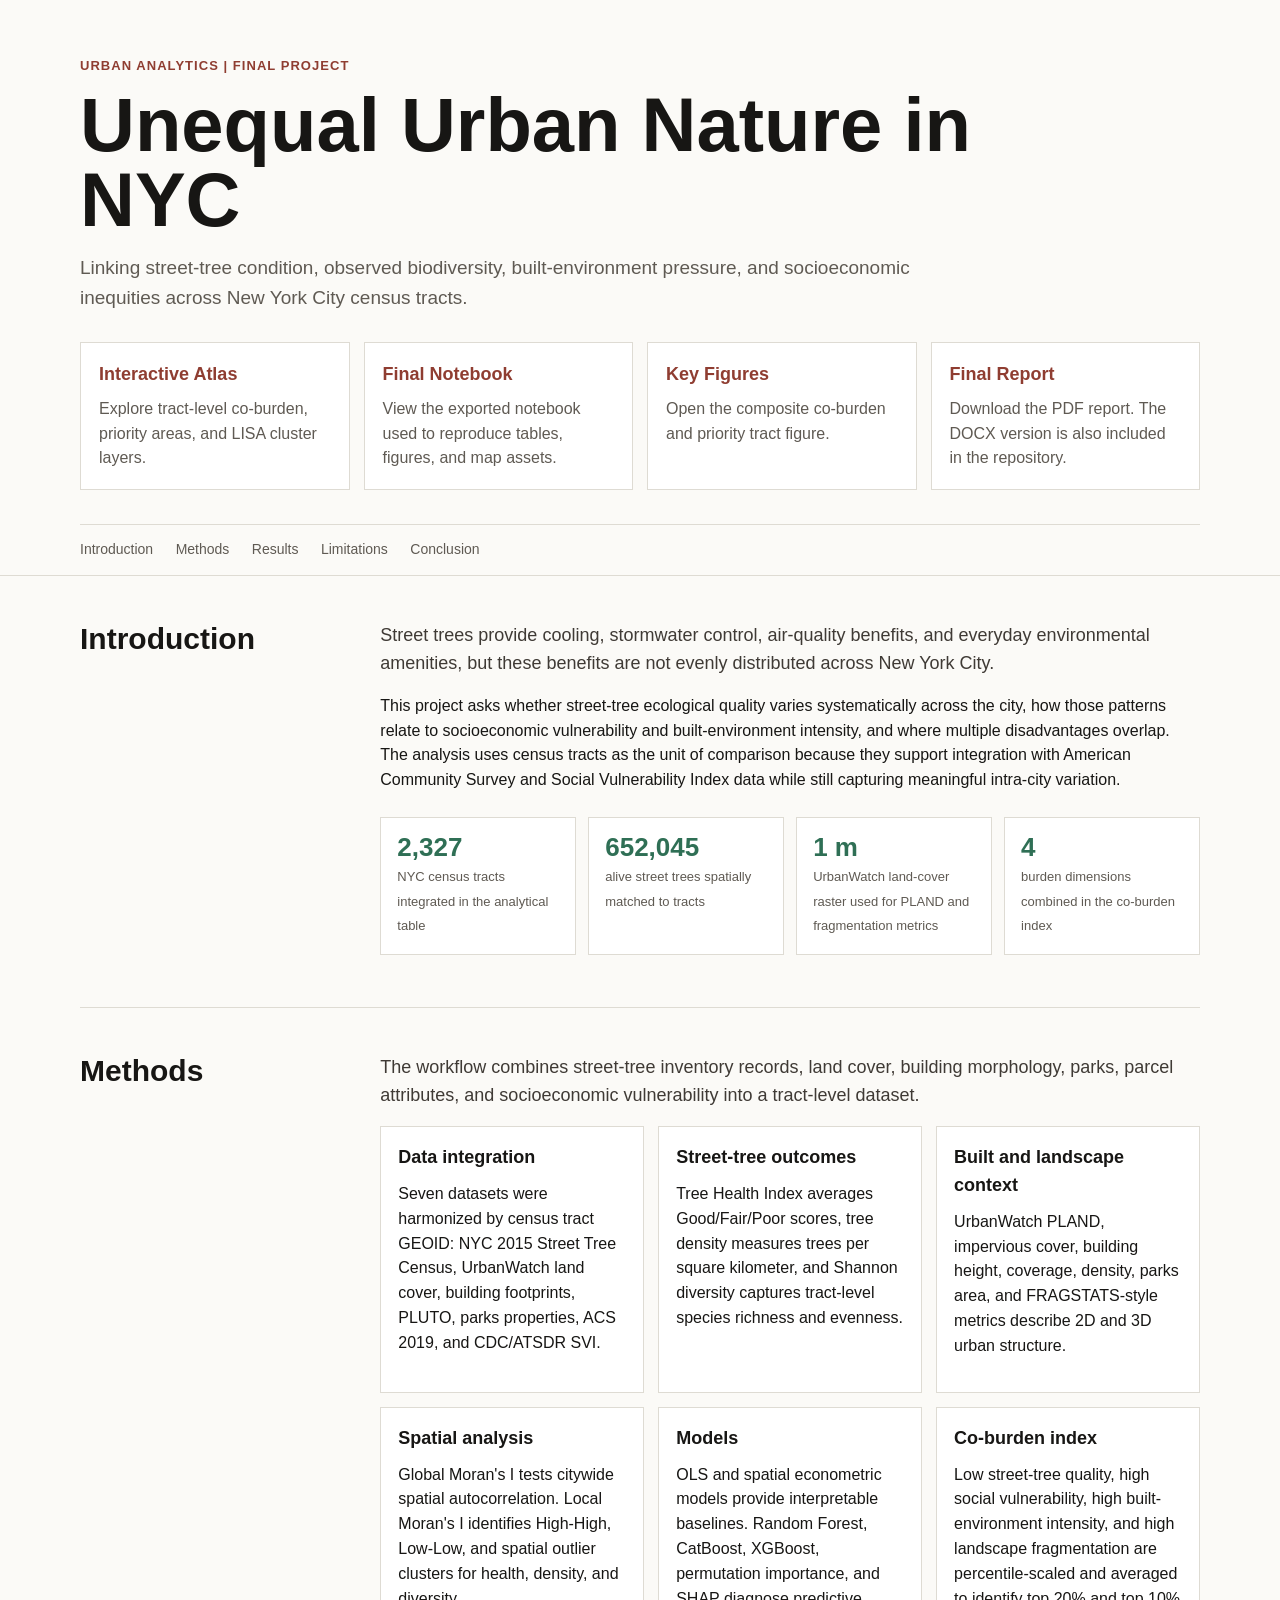
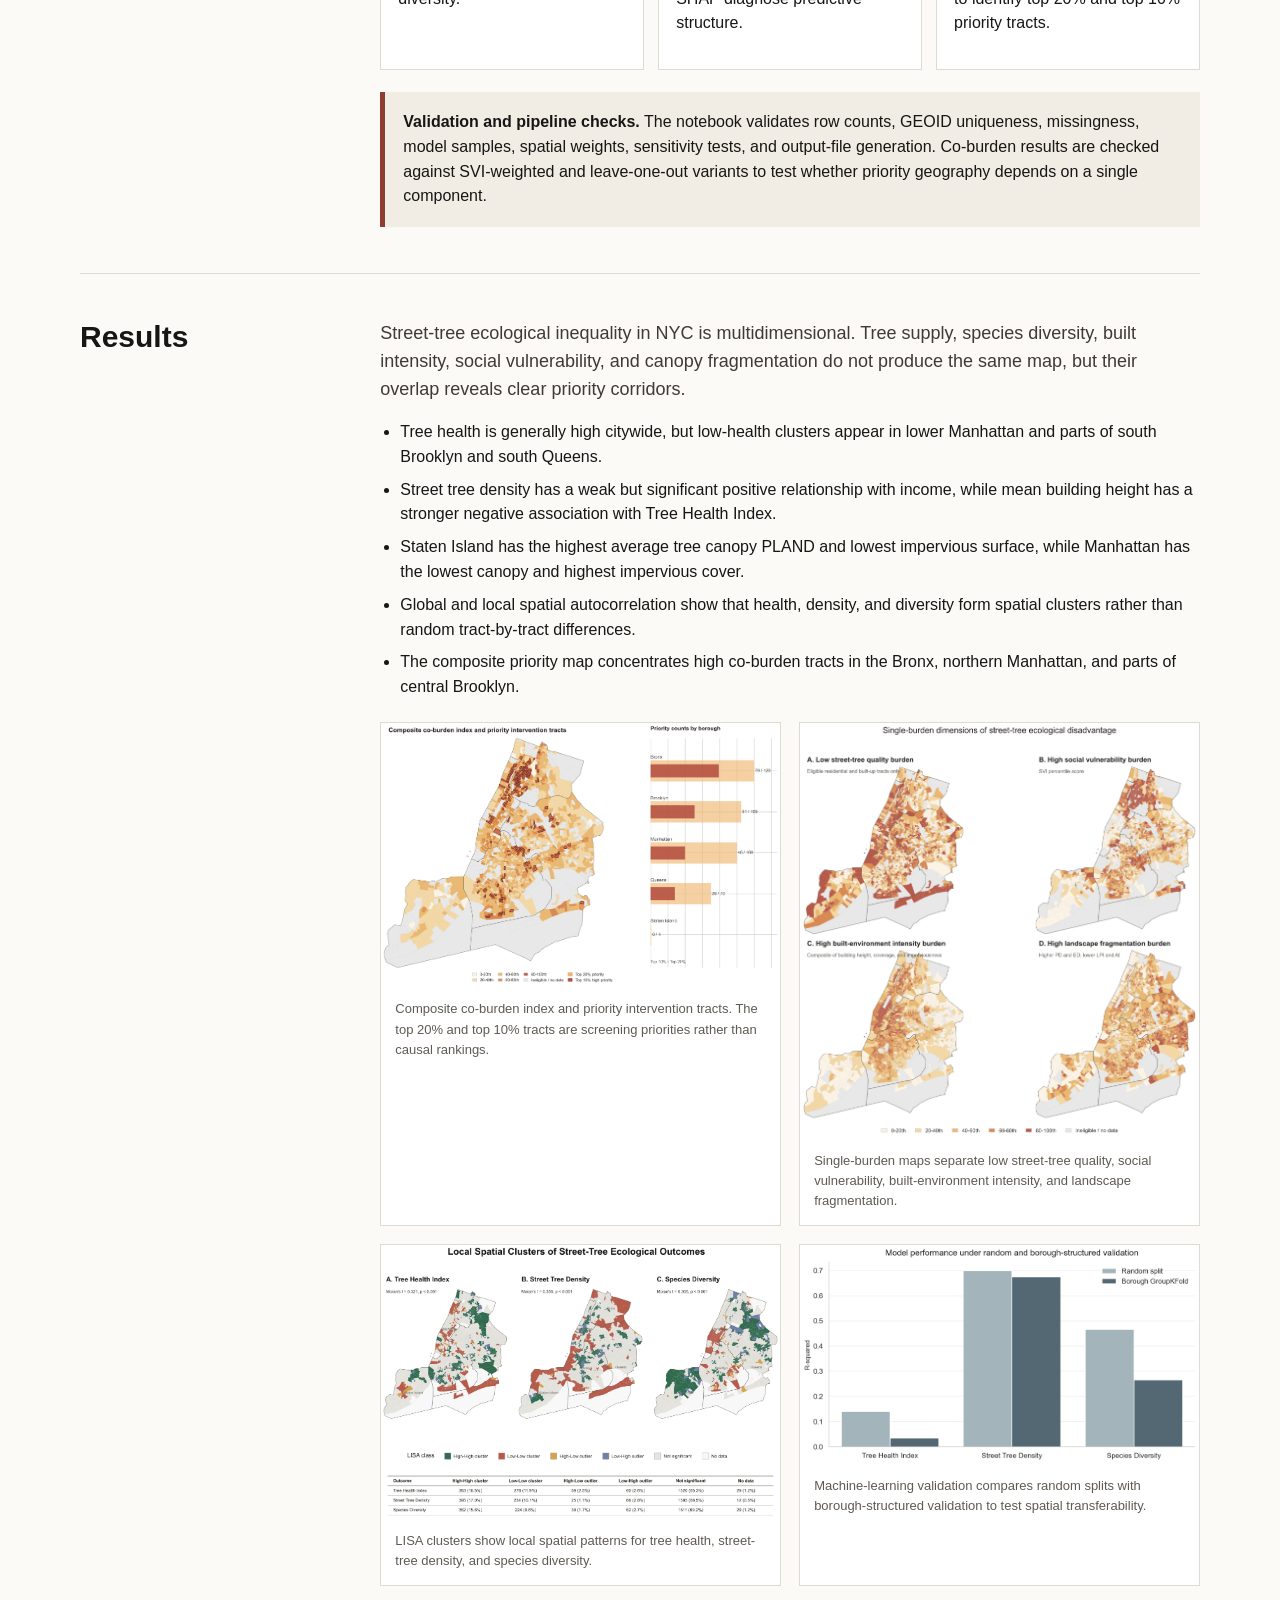
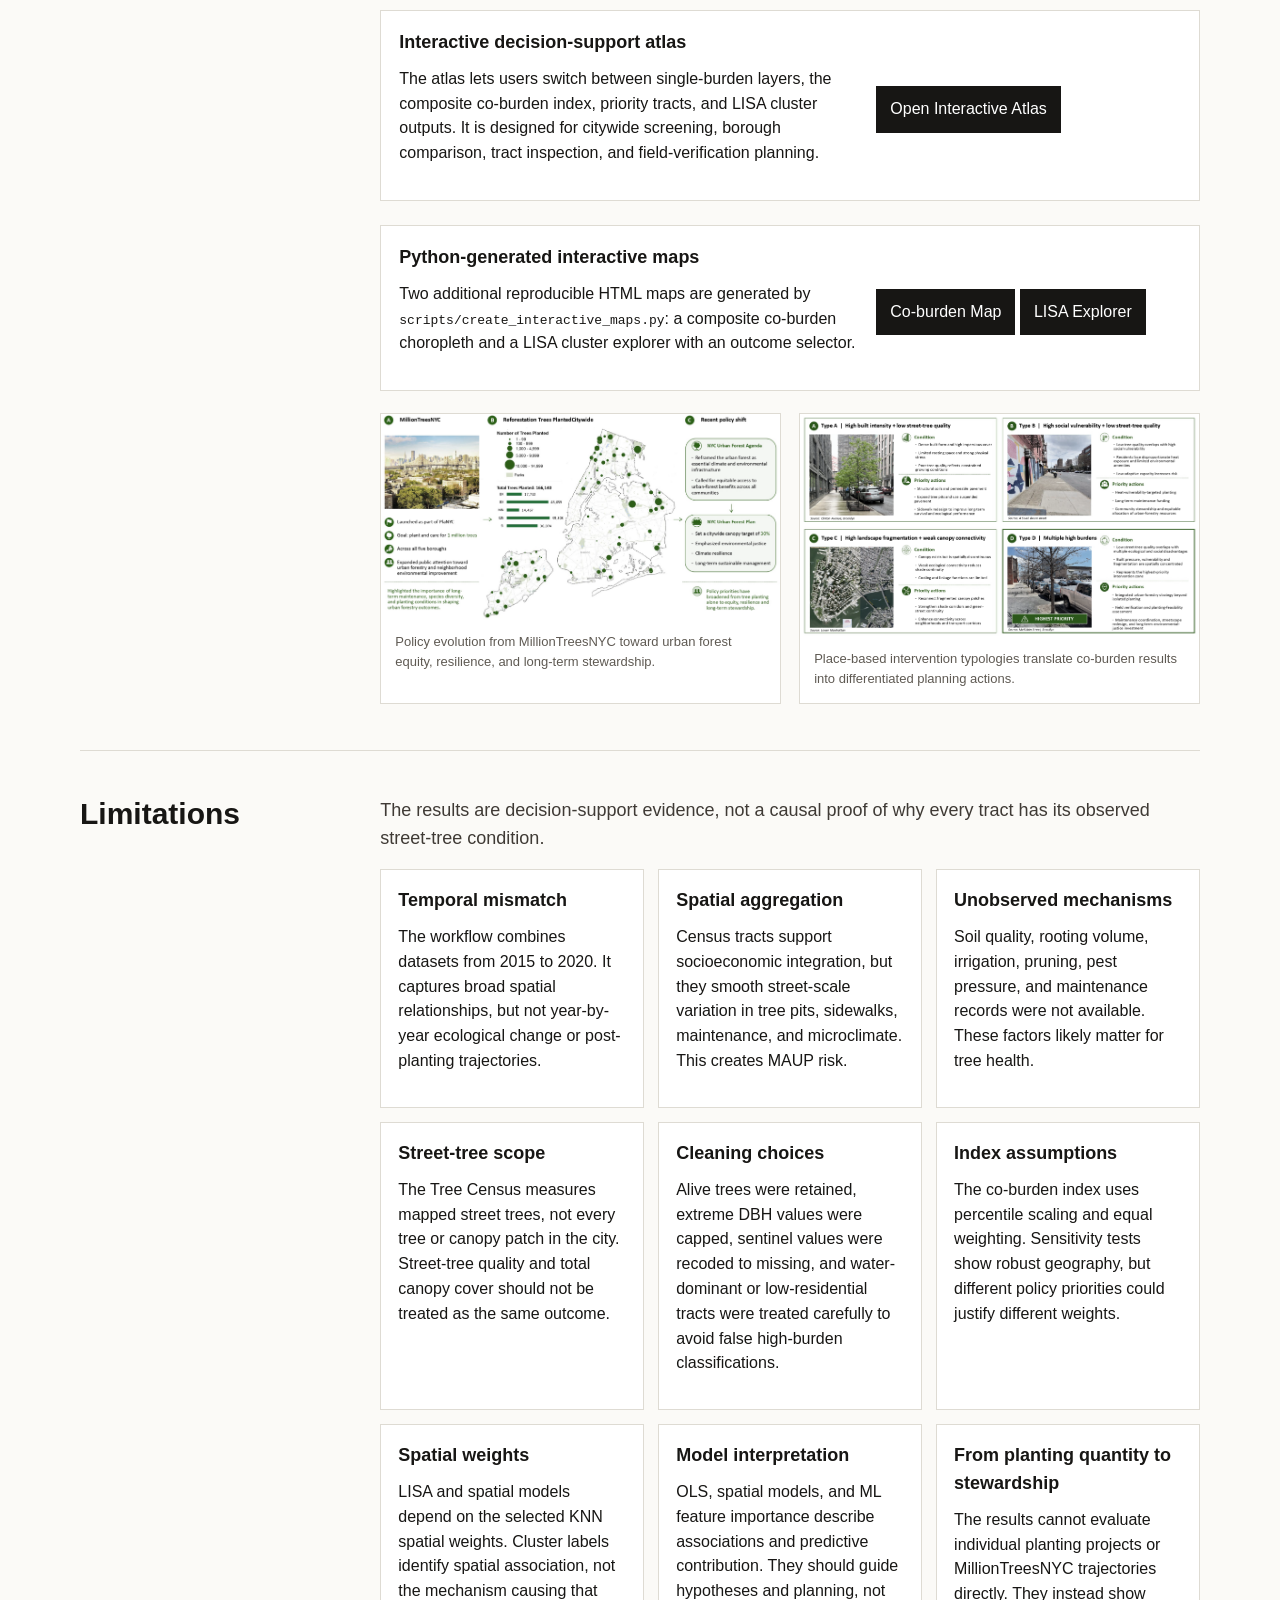
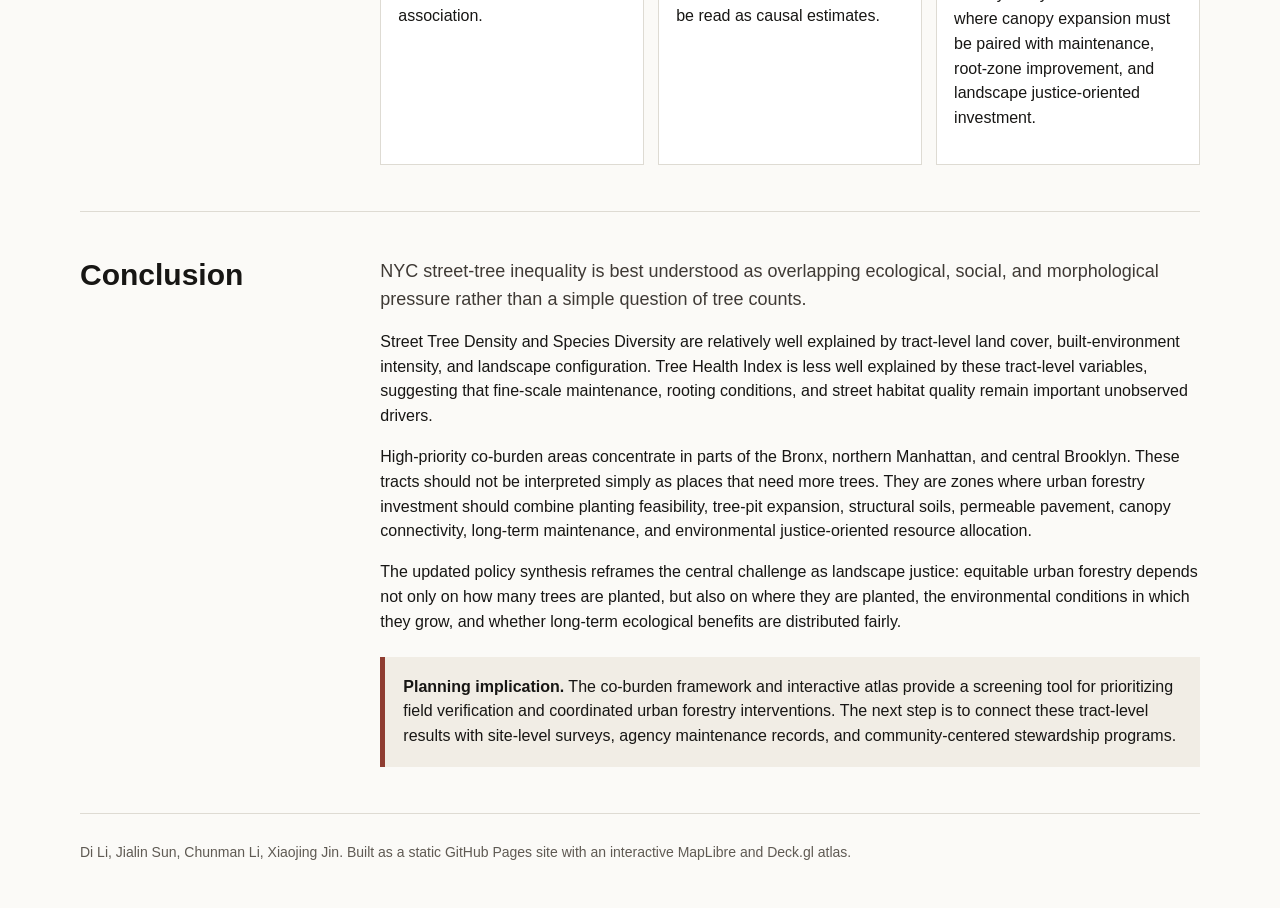
<file: index.html>
<!doctype html>
<html lang="en">
  <head>
    <meta charset="utf-8" />
    <meta name="viewport" content="width=device-width, initial-scale=1" />
    <title>Unequal Urban Nature in NYC</title>
    <style>
      :root {
        --ink: #171614;
        --muted: #5f5a53;
        --line: #dedbd3;
        --paper: #fbfaf7;
        --panel: #ffffff;
        --soft: #f1ede5;
        --accent: #8f3d31;
        --green: #2f6f55;
      }

      * { box-sizing: border-box; }
      html { scroll-behavior: smooth; }
      body {
        margin: 0;
        background: var(--paper);
        color: var(--ink);
        font-family: Aptos, "Segoe UI", Arial, sans-serif;
        line-height: 1.55;
      }
      a { color: inherit; }
      .page { width: min(1120px, calc(100% - 40px)); margin: 0 auto; }
      header { padding: 56px 0 34px; border-bottom: 1px solid var(--line); }
      .eyebrow {
        margin: 0 0 12px;
        color: var(--accent);
        font-size: 13px;
        font-weight: 700;
        letter-spacing: 0.08em;
        text-transform: uppercase;
      }
      h1 {
        max-width: 900px;
        margin: 0 0 16px;
        font-size: clamp(38px, 7vw, 76px);
        line-height: 0.98;
        letter-spacing: 0;
      }
      .subtitle { max-width: 850px; margin: 0; color: var(--muted); font-size: 19px; }
      .top-links {
        display: grid;
        grid-template-columns: repeat(auto-fit, minmax(230px, 1fr));
        gap: 14px;
        margin-top: 30px;
      }
      .link-card {
        display: block;
        min-height: 128px;
        padding: 18px;
        border: 1px solid var(--line);
        background: var(--panel);
        text-decoration: none;
      }
      .link-card strong { display: block; margin-bottom: 8px; color: var(--accent); font-size: 18px; }
      .link-card span { color: var(--muted); }
      nav {
        position: sticky;
        top: 0;
        z-index: 10;
        margin: 0 calc((100vw - min(1120px, calc(100vw - 40px))) / -2);
        padding: 10px max(20px, calc((100vw - 1120px) / 2));
        border-bottom: 1px solid var(--line);
        background: rgba(251, 250, 247, 0.94);
        backdrop-filter: blur(10px);
      }
      nav a { display: inline-block; margin: 4px 18px 4px 0; color: var(--muted); font-size: 14px; text-decoration: none; }
      section { padding: 46px 0; border-bottom: 1px solid var(--line); }
      .section-grid { display: grid; grid-template-columns: minmax(190px, 0.32fr) minmax(0, 1fr); gap: 38px; }
      h2 { margin: 0; font-size: 30px; line-height: 1.1; }
      h3 { margin: 0 0 10px; font-size: 18px; }
      p { margin: 0 0 16px; }
      ul { margin: 0 0 18px; padding-left: 20px; }
      li { margin-bottom: 8px; }
      .lead { color: #3f3a35; font-size: 18px; }
      .stat-grid { display: grid; grid-template-columns: repeat(auto-fit, minmax(170px, 1fr)); gap: 12px; margin: 24px 0 6px; }
      .stat, .method, .limitation, figure, .atlas-panel { border: 1px solid var(--line); background: var(--panel); }
      .stat { padding: 16px; }
      .stat strong { display: block; margin-bottom: 4px; color: var(--green); font-size: 26px; line-height: 1; }
      .stat span { color: var(--muted); font-size: 13px; }
      .method-list, .limitations { display: grid; grid-template-columns: repeat(auto-fit, minmax(250px, 1fr)); gap: 14px; }
      .method, .limitation { padding: 17px; }
      .figure-grid { display: grid; grid-template-columns: repeat(2, minmax(0, 1fr)); gap: 18px; margin-top: 22px; }
      figure { margin: 0; }
      figure img { display: block; width: 100%; height: auto; background: #fff; }
      figcaption { padding: 12px 14px 14px; color: var(--muted); font-size: 13px; }
      .callout { margin-top: 22px; padding: 18px; border-left: 5px solid var(--accent); background: var(--soft); }
      .atlas-panel { display: grid; grid-template-columns: minmax(0, 1.2fr) minmax(240px, 0.8fr); gap: 20px; align-items: center; margin-top: 24px; padding: 18px; }
      .button { display: inline-block; margin-top: 8px; padding: 11px 14px; background: var(--ink); color: white; text-decoration: none; }
      footer { padding: 28px 0 44px; color: var(--muted); font-size: 14px; }
      @media (max-width: 820px) {
        .section-grid, .atlas-panel, .figure-grid { grid-template-columns: 1fr; }
        nav { position: static; }
      }
    </style>
  </head>
  <body>
    <div class="page">
      <header>
        <p class="eyebrow">Urban Analytics | Final Project</p>
        <h1>Unequal Urban Nature in NYC</h1>
        <p class="subtitle">Linking street-tree condition, observed biodiversity, built-environment pressure, and socioeconomic inequities across New York City census tracts.</p>
        <div class="top-links">
          <a class="link-card" href="src/atlas/index.html"><strong>Interactive Atlas</strong><span>Explore tract-level co-burden, priority areas, and LISA cluster layers.</span></a>
          <a class="link-card" href="src/final_analysis.html"><strong>Final Notebook</strong><span>View the exported notebook used to reproduce tables, figures, and map assets.</span></a>
          <a class="link-card" href="visualizations/revised/figure_composite_coburden_priority.png"><strong>Key Figures</strong><span>Open the composite co-burden and priority tract figure.</span></a>
          <a class="link-card" href="report.pdf"><strong>Final Report</strong><span>Download the PDF report. The DOCX version is also included in the repository.</span></a>
        </div>
      </header>

      <nav aria-label="Page sections">
        <a href="#introduction">Introduction</a>
        <a href="#methods">Methods</a>
        <a href="#results">Results</a>
        <a href="#limitations">Limitations</a>
        <a href="#conclusion">Conclusion</a>
      </nav>

      <main>
        <section id="introduction">
          <div class="section-grid">
            <h2>Introduction</h2>
            <div>
              <p class="lead">Street trees provide cooling, stormwater control, air-quality benefits, and everyday environmental amenities, but these benefits are not evenly distributed across New York City.</p>
              <p>This project asks whether street-tree ecological quality varies systematically across the city, how those patterns relate to socioeconomic vulnerability and built-environment intensity, and where multiple disadvantages overlap. The analysis uses census tracts as the unit of comparison because they support integration with American Community Survey and Social Vulnerability Index data while still capturing meaningful intra-city variation.</p>
              <div class="stat-grid">
                <div class="stat"><strong>2,327</strong><span>NYC census tracts integrated in the analytical table</span></div>
                <div class="stat"><strong>652,045</strong><span>alive street trees spatially matched to tracts</span></div>
                <div class="stat"><strong>1 m</strong><span>UrbanWatch land-cover raster used for PLAND and fragmentation metrics</span></div>
                <div class="stat"><strong>4</strong><span>burden dimensions combined in the co-burden index</span></div>
              </div>
            </div>
          </div>
        </section>

        <section id="methods">
          <div class="section-grid">
            <h2>Methods</h2>
            <div>
              <p class="lead">The workflow combines street-tree inventory records, land cover, building morphology, parks, parcel attributes, and socioeconomic vulnerability into a tract-level dataset.</p>
              <div class="method-list">
                <div class="method"><h3>Data integration</h3><p>Seven datasets were harmonized by census tract GEOID: NYC 2015 Street Tree Census, UrbanWatch land cover, building footprints, PLUTO, parks properties, ACS 2019, and CDC/ATSDR SVI.</p></div>
                <div class="method"><h3>Street-tree outcomes</h3><p>Tree Health Index averages Good/Fair/Poor scores, tree density measures trees per square kilometer, and Shannon diversity captures tract-level species richness and evenness.</p></div>
                <div class="method"><h3>Built and landscape context</h3><p>UrbanWatch PLAND, impervious cover, building height, coverage, density, parks area, and FRAGSTATS-style metrics describe 2D and 3D urban structure.</p></div>
                <div class="method"><h3>Spatial analysis</h3><p>Global Moran's I tests citywide spatial autocorrelation. Local Moran's I identifies High-High, Low-Low, and spatial outlier clusters for health, density, and diversity.</p></div>
                <div class="method"><h3>Models</h3><p>OLS and spatial econometric models provide interpretable baselines. Random Forest, CatBoost, XGBoost, permutation importance, and SHAP diagnose predictive structure.</p></div>
                <div class="method"><h3>Co-burden index</h3><p>Low street-tree quality, high social vulnerability, high built-environment intensity, and high landscape fragmentation are percentile-scaled and averaged to identify top 20% and top 10% priority tracts.</p></div>
              </div>
              <div class="callout"><strong>Validation and pipeline checks.</strong> The notebook validates row counts, GEOID uniqueness, missingness, model samples, spatial weights, sensitivity tests, and output-file generation. Co-burden results are checked against SVI-weighted and leave-one-out variants to test whether priority geography depends on a single component.</div>
            </div>
          </div>
        </section>

        <section id="results">
          <div class="section-grid">
            <h2>Results</h2>
            <div>
              <p class="lead">Street-tree ecological inequality in NYC is multidimensional. Tree supply, species diversity, built intensity, social vulnerability, and canopy fragmentation do not produce the same map, but their overlap reveals clear priority corridors.</p>
              <ul>
                <li>Tree health is generally high citywide, but low-health clusters appear in lower Manhattan and parts of south Brooklyn and south Queens.</li>
                <li>Street tree density has a weak but significant positive relationship with income, while mean building height has a stronger negative association with Tree Health Index.</li>
                <li>Staten Island has the highest average tree canopy PLAND and lowest impervious surface, while Manhattan has the lowest canopy and highest impervious cover.</li>
                <li>Global and local spatial autocorrelation show that health, density, and diversity form spatial clusters rather than random tract-by-tract differences.</li>
                <li>The composite priority map concentrates high co-burden tracts in the Bronx, northern Manhattan, and parts of central Brooklyn.</li>
              </ul>
              <div class="figure-grid">
                <figure><img src="visualizations/revised/figure_composite_coburden_priority.png" alt="Composite co-burden priority map" /><figcaption>Composite co-burden index and priority intervention tracts. The top 20% and top 10% tracts are screening priorities rather than causal rankings.</figcaption></figure>
                <figure><img src="visualizations/revised/figure_single_burdens_panel.png" alt="Single burden maps" /><figcaption>Single-burden maps separate low street-tree quality, social vulnerability, built-environment intensity, and landscape fragmentation.</figcaption></figure>
                <figure><img src="visualizations/revised/fig07_lisa_clusters_combined.png" alt="LISA cluster maps" /><figcaption>LISA clusters show local spatial patterns for tree health, street-tree density, and species diversity.</figcaption></figure>
                <figure><img src="visualizations/revised/figure_ml_performance_validation.png" alt="Machine learning validation chart" /><figcaption>Machine-learning validation compares random splits with borough-structured validation to test spatial transferability.</figcaption></figure>
              </div>
              <div class="atlas-panel"><div><h3>Interactive decision-support atlas</h3><p>The atlas lets users switch between single-burden layers, the composite co-burden index, priority tracts, and LISA cluster outputs. It is designed for citywide screening, borough comparison, tract inspection, and field-verification planning.</p></div><div><a class="button" href="src/atlas/index.html">Open Interactive Atlas</a></div></div>

              <div class="atlas-panel"><div><h3>Python-generated interactive maps</h3><p>Two additional reproducible HTML maps are generated by <code>scripts/create_interactive_maps.py</code>: a composite co-burden choropleth and a LISA cluster explorer with an outcome selector.</p></div><div><a class="button" href="visualizations/interactive/co_burden_interactive.html">Co-burden Map</a> <a class="button" href="visualizations/interactive/lisa_clusters_interactive.html">LISA Explorer</a></div></div>

              <div class="figure-grid">
                <figure><img src="visualizations/revised/figure_policy_evolution.png" alt="Policy evolution of urban forestry in New York City" /><figcaption>Policy evolution from MillionTreesNYC toward urban forest equity, resilience, and long-term stewardship.</figcaption></figure>
                <figure><img src="visualizations/revised/figure_place_based_action_framework.png" alt="Place-based urban forestry action framework" /><figcaption>Place-based intervention typologies translate co-burden results into differentiated planning actions.</figcaption></figure>
              </div>
            </div>
          </div>
        </section>

        <section id="limitations">
          <div class="section-grid">
            <h2>Limitations</h2>
            <div>
              <p class="lead">The results are decision-support evidence, not a causal proof of why every tract has its observed street-tree condition.</p>
              <div class="limitations">
                <div class="limitation"><h3>Temporal mismatch</h3><p>The workflow combines datasets from 2015 to 2020. It captures broad spatial relationships, but not year-by-year ecological change or post-planting trajectories.</p></div>
                <div class="limitation"><h3>Spatial aggregation</h3><p>Census tracts support socioeconomic integration, but they smooth street-scale variation in tree pits, sidewalks, maintenance, and microclimate. This creates MAUP risk.</p></div>
                <div class="limitation"><h3>Unobserved mechanisms</h3><p>Soil quality, rooting volume, irrigation, pruning, pest pressure, and maintenance records were not available. These factors likely matter for tree health.</p></div>
                <div class="limitation"><h3>Street-tree scope</h3><p>The Tree Census measures mapped street trees, not every tree or canopy patch in the city. Street-tree quality and total canopy cover should not be treated as the same outcome.</p></div>
                <div class="limitation"><h3>Cleaning choices</h3><p>Alive trees were retained, extreme DBH values were capped, sentinel values were recoded to missing, and water-dominant or low-residential tracts were treated carefully to avoid false high-burden classifications.</p></div>
                <div class="limitation"><h3>Index assumptions</h3><p>The co-burden index uses percentile scaling and equal weighting. Sensitivity tests show robust geography, but different policy priorities could justify different weights.</p></div>
                <div class="limitation"><h3>Spatial weights</h3><p>LISA and spatial models depend on the selected KNN spatial weights. Cluster labels identify spatial association, not the mechanism causing that association.</p></div>
                <div class="limitation"><h3>Model interpretation</h3><p>OLS, spatial models, and ML feature importance describe associations and predictive contribution. They should guide hypotheses and planning, not be read as causal estimates.</p></div>
                <div class="limitation"><h3>From planting quantity to stewardship</h3><p>The results cannot evaluate individual planting projects or MillionTreesNYC trajectories directly. They instead show where canopy expansion must be paired with maintenance, root-zone improvement, and landscape justice-oriented investment.</p></div>
              </div>
            </div>
          </div>
        </section>

        <section id="conclusion">
          <div class="section-grid">
            <h2>Conclusion</h2>
            <div>
              <p class="lead">NYC street-tree inequality is best understood as overlapping ecological, social, and morphological pressure rather than a simple question of tree counts.</p>
              <p>Street Tree Density and Species Diversity are relatively well explained by tract-level land cover, built-environment intensity, and landscape configuration. Tree Health Index is less well explained by these tract-level variables, suggesting that fine-scale maintenance, rooting conditions, and street habitat quality remain important unobserved drivers.</p>
              <p>High-priority co-burden areas concentrate in parts of the Bronx, northern Manhattan, and central Brooklyn. These tracts should not be interpreted simply as places that need more trees. They are zones where urban forestry investment should combine planting feasibility, tree-pit expansion, structural soils, permeable pavement, canopy connectivity, long-term maintenance, and environmental justice-oriented resource allocation.</p>
              <p>The updated policy synthesis reframes the central challenge as landscape justice: equitable urban forestry depends not only on how many trees are planted, but also on where they are planted, the environmental conditions in which they grow, and whether long-term ecological benefits are distributed fairly.</p>
              <div class="callout"><strong>Planning implication.</strong> The co-burden framework and interactive atlas provide a screening tool for prioritizing field verification and coordinated urban forestry interventions. The next step is to connect these tract-level results with site-level surveys, agency maintenance records, and community-centered stewardship programs.</div>
            </div>
          </div>
        </section>
      </main>

      <footer>Di Li, Jialin Sun, Chunman Li, Xiaojing Jin. Built as a static GitHub Pages site with an interactive MapLibre and Deck.gl atlas.</footer>
    </div>
  </body>
</html>
</file>
